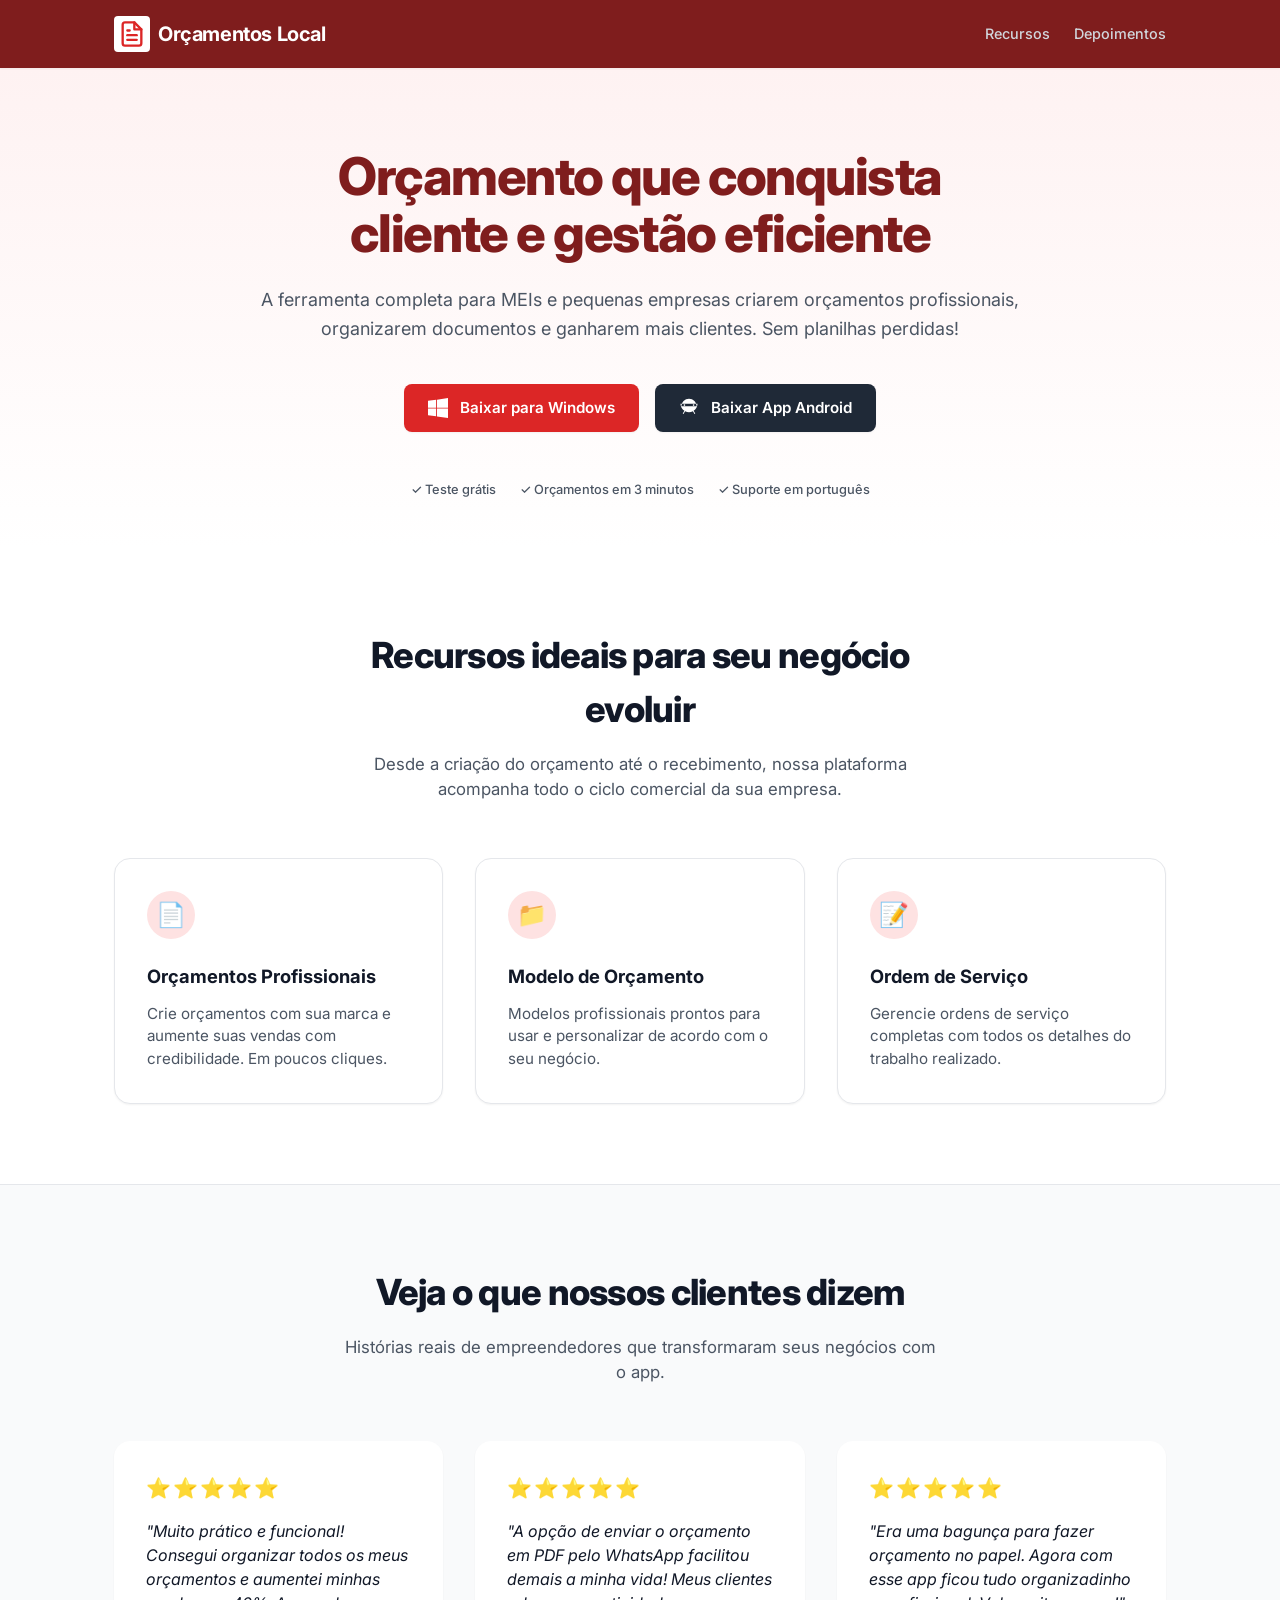
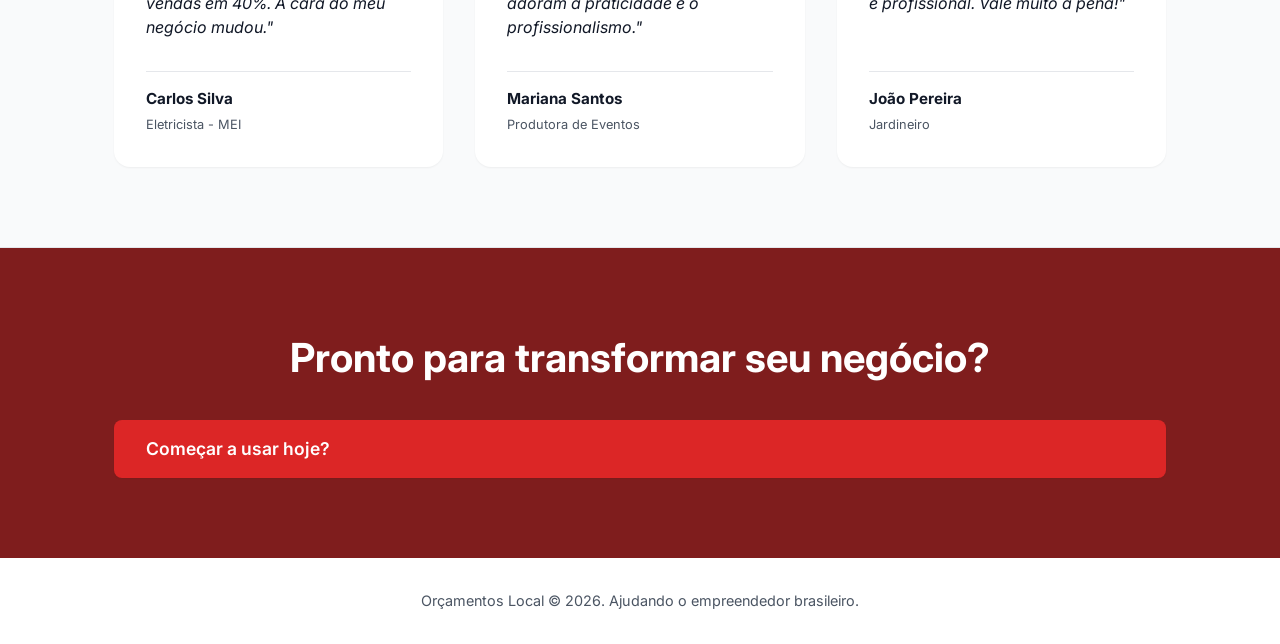
<file: index.html>
<!DOCTYPE html>
<html lang="pt-BR">
<head>
  <meta charset="UTF-8" />
  <meta name="viewport" content="width=device-width, initial-scale=1.0" />
  <title>Fazer Orçamento | A ferramenta completa para MEIs</title>
  
  <meta name="description" content="A ferramenta completa para MEIs e pequenas empresas criarem orçamentos profissionais, organizarem documentos e ganharem mais clientes. Sem planilhas complicadas." />
  <meta name="keywords" content="fazer orçamento, orçamentos, mei, pequenas empresas, recibos, ordem de serviço" />
  
  <meta property="og:title" content="Fazer Orçamento | A ferramenta completa para MEIs" />
  <meta property="og:description" content="Crie orçamentos profissionais em 3 minutos e organize todo o seu negócio." />

  <!-- Google Fonts: Inter para um visual limpo e humano -->
  <link rel="preconnect" href="https://fonts.googleapis.com">
  <link rel="preconnect" href="https://fonts.gstatic.com" crossorigin>
  <link href="https://fonts.googleapis.com/css2?family=Inter:wght@400;500;600;700;800&display=swap" rel="stylesheet">
  
  <link rel="stylesheet" href="style.css?v=2" />
</head>
<body>

  <!-- Toast Notification Container -->
  <div id="toast-container"></div>

  <header>
    <div class="header-container">
      <div class="logo">
        <span class="logo-icon">
          <svg viewBox="0 0 24 24" width="28" height="28" fill="none" stroke="currentColor" stroke-width="2" stroke-linecap="round" stroke-linejoin="round">
            <path d="M14 2H6a2 2 0 0 0-2 2v16a2 2 0 0 0 2 2h12a2 2 0 0 0 2-2V8z"></path>
            <polyline points="14 2 14 8 20 8"></polyline>
            <line x1="16" y1="13" x2="8" y2="13"></line>
            <line x1="16" y1="17" x2="8" y2="17"></line>
            <polyline points="10 9 9 9 8 9"></polyline>
          </svg>
        </span>
        <span class="logo-text">Orçamentos Local</span>
      </div>
      <div class="header-nav">
        <a href="#recursos" class="nav-link">Recursos</a>
        <a href="#depoimentos" class="nav-link">Depoimentos</a>
      </div>
    </div>
  </header>

  <main>
    <!-- Hero Section (Light Gradient) -->
    <section class="hero-wrapper">
      <div class="container hero">
        <div class="hero-text">
          <h1>Orçamento que conquista cliente e gestão eficiente</h1>
          <p class="subtitle">A ferramenta completa para MEIs e pequenas empresas criarem orçamentos profissionais, organizarem documentos e ganharem mais clientes. Sem planilhas perdidas!</p>
          
          <div class="buttons">
            <a class="btn btn-primary" href="https://drive.google.com/drive/folders/1gRQSOIG7Rkxvti3DklFNzjTR8FhxQzdj?usp=drive_link" target="_blank" rel="noopener" id="btn-windows">
              <svg class="btn-svg" viewBox="0 0 24 24" width="20" height="20" fill="currentColor">
                <path d="M0 3.449L9.75 2.1v9.45H0V3.449zM0 12.45h9.75v9.45L0 20.551v-8.1zM10.8 1.95L24 0v11.55H10.8V1.95zM10.8 12.45H24v11.55l-13.2-1.95v-9.6z"/>
              </svg>
              <span>Baixar para Windows</span>
            </a>

            <a class="btn btn-secondary" href="https://drive.google.com/drive/folders/1ZdwQRkuTWuwqeoj8a6K441aAKIlNO_kb?usp=drive_link" target="_blank" rel="noopener" id="btn-android">
              <svg class="btn-svg" viewBox="0 0 24 24" width="20" height="20" fill="currentColor">
                <path d="M17.523 15.3l1.816 3.146a.5.5 0 1 1-.866.5l-1.838-3.185a10.05 10.05 0 0 1-9.27 0l-1.838 3.185a.5.5 0 0 1-.866-.5L6.477 15.3C3.666 13.565 1.75 10.51 1.75 7h20.5c0 3.51-1.916 6.565-4.727 8.3zm-11.023-5.8a1 1 0 1 0 0-2 1 1 0 0 0 0 2zm11 0a1 1 0 1 0 0-2 1 1 0 0 0 0 2zM12 .75a9.25 9.25 0 0 0-9.25 9.25h18.5A9.25 9.25 0 0 0 12 .75z"/>
              </svg>
              <span>Baixar App Android</span>
            </a>
          </div>

          <div class="hero-badges">
            <span class="badge">✓ Teste grátis</span>
            <span class="badge">✓ Orçamentos em 3 minutos</span>
            <span class="badge">✓ Suporte em português</span>
          </div>
        </div>

      </div>
    </section>

    <!-- Features Section -->
    <section class="container features" id="recursos">
      <div class="section-header">
        <h2>Recursos ideais para seu negócio evoluir</h2>
        <p>Desde a criação do orçamento até o recebimento, nossa plataforma acompanha todo o ciclo comercial da sua empresa.</p>
      </div>

      <div class="features-grid">
        
        <div class="feature-card">
          <div class="feature-icon-wrapper">
            <span class="feature-icon">📄</span>
          </div>
          <h3>Orçamentos Profissionais</h3>
          <p>Crie orçamentos com sua marca e aumente suas vendas com credibilidade. Em poucos cliques.</p>
        </div>

        <div class="feature-card">
          <div class="feature-icon-wrapper">
            <span class="feature-icon">📁</span>
          </div>
          <h3>Modelo de Orçamento</h3>
          <p>Modelos profissionais prontos para usar e personalizar de acordo com o seu negócio.</p>
        </div>

        <div class="feature-card">
          <div class="feature-icon-wrapper">
            <span class="feature-icon">📝</span>
          </div>
          <h3>Ordem de Serviço</h3>
          <p>Gerencie ordens de serviço completas com todos os detalhes do trabalho realizado.</p>
        </div>

      </div>
    </section>

    <!-- Social Proof Section -->
    <section class="testimonials-wrapper" id="depoimentos">
      <div class="container testimonials">
        <div class="section-header">
          <h2>Veja o que nossos clientes dizem</h2>
          <p>Histórias reais de empreendedores que transformaram seus negócios com o app.</p>
        </div>

        <div class="testimonials-grid">
          
          <div class="testimonial-card">
            <div class="stars">⭐⭐⭐⭐⭐</div>
            <p>"Muito prático e funcional! Consegui organizar todos os meus orçamentos e aumentei minhas vendas em 40%. A cara do meu negócio mudou."</p>
            <div class="author">
              <div class="author-info">
                <strong>Carlos Silva</strong>
                <span>Eletricista - MEI</span>
              </div>
            </div>
          </div>

          <div class="testimonial-card">
            <div class="stars">⭐⭐⭐⭐⭐</div>
            <p>"A opção de enviar o orçamento em PDF pelo WhatsApp facilitou demais a minha vida! Meus clientes adoram a praticidade e o profissionalismo."</p>
            <div class="author">
              <div class="author-info">
                <strong>Mariana Santos</strong>
                <span>Produtora de Eventos</span>
              </div>
            </div>
          </div>

          <div class="testimonial-card">
            <div class="stars">⭐⭐⭐⭐⭐</div>
            <p>"Era uma bagunça para fazer orçamento no papel. Agora com esse app ficou tudo organizadinho e profissional. Vale muito a pena!"</p>
            <div class="author">
              <div class="author-info">
                <strong>João Pereira</strong>
                <span>Jardineiro</span>
              </div>
            </div>
          </div>

        </div>
      </div>
    </section>

    <!-- CTA Final Section -->
    <section class="cta-wrapper">
      <div class="container cta-section">
        <h2>Pronto para transformar seu negócio?</h2>
        <a href="#btn-android" class="btn btn-primary btn-large">Começar a usar hoje?</a>
      </div>
    </section>

  </main>

  <footer>
    <div class="container">
      <p>Orçamentos Local &copy; 2026. Ajudando o empreendedor brasileiro.</p>
    </div>
  </footer>

  <script src="script.js?v=2"></script>
</body>
</html>
</file>
<file: style.css>
/* =======================================================
   Orçamentos Local — style.css (Tema Claro Humanizado)
   Inspirado na referência de alta conversão (Light Theme)
   ======================================================= */

*, *::before, *::after {
  box-sizing: border-box;
  margin: 0;
  padding: 0;
}

:root {
  /* Cores Principais */
  --bg-white: #ffffff;
  --bg-gray: #f9fafb;
  --bg-hero-dark: #7f1d1d; /* Fundo do header / Topo escuro */
  --bg-hero-light: #fef2f2; /* Gradiente vermelho muito claro */
  
  --text-dark: #111827;
  --text-muted: #4b5563;
  --text-light: #f3f4f6;

  --primary: #dc2626;      /* Vermelho principal do app */
  --primary-hover: #b91c1c;
  --secondary: #1f2937;    /* Botão secundário escuro */
  --secondary-hover: #111827;
  
  --accent-yellow: #fbbf24; /* Estrelas e destaques */
  
  --border-light: #e5e7eb;

  --shadow-sm: 0 1px 2px 0 rgba(0, 0, 0, 0.05);
  --shadow-md: 0 4px 6px -1px rgba(0, 0, 0, 0.1), 0 2px 4px -1px rgba(0, 0, 0, 0.06);
  --shadow-lg: 0 10px 15px -3px rgba(0, 0, 0, 0.1), 0 4px 6px -2px rgba(0, 0, 0, 0.05);
  
  --radius-md: 8px;
  --radius-lg: 16px;
  
  --transition: all 0.2s ease-in-out;
}

html {
  scroll-behavior: smooth;
}

body {
  background-color: var(--bg-white);
  color: var(--text-dark);
  font-family: 'Inter', sans-serif;
  line-height: 1.5;
}

.container {
  width: 100%;
  max-width: 1100px;
  margin: 0 auto;
  padding: 0 1.5rem;
}

/* ── Header ── */
header {
  background-color: var(--bg-hero-dark);
  color: var(--text-light);
  padding: 1rem 0;
  position: sticky;
  top: 0;
  z-index: 100;
  box-shadow: var(--shadow-sm);
}

.header-container {
  display: flex;
  align-items: center;
  justify-content: space-between;
  width: 100%;
  max-width: 1100px;
  margin: 0 auto;
  padding: 0 1.5rem;
}

.logo {
  display: flex;
  align-items: center;
  gap: 0.5rem;
}

.logo-icon {
  color: var(--primary);
  background: white;
  border-radius: 4px;
  padding: 4px;
  display: flex;
}

.logo-text {
  font-size: 1.25rem;
  font-weight: 700;
  color: #ffffff;
  letter-spacing: -0.02em;
}

.header-nav {
  display: flex;
  align-items: center;
  gap: 1.5rem;
}

.nav-link {
  color: #d1d5db;
  text-decoration: none;
  font-size: 0.9rem;
  font-weight: 500;
  transition: var(--transition);
}

.nav-link:hover {
  color: #ffffff;
}

.btn-outline {
  border: 1px solid #ffffff;
  color: #ffffff;
  padding: 0.4rem 1rem;
  border-radius: var(--radius-md);
  text-decoration: none;
  font-size: 0.9rem;
  font-weight: 600;
  transition: var(--transition);
}

.btn-outline:hover {
  background: #ffffff;
  color: var(--bg-hero-dark);
}

/* ── Hero Section ── */
.hero-wrapper {
  background: linear-gradient(to bottom, var(--bg-hero-light) 0%, var(--bg-white) 100%);
  padding: 5rem 0 3rem 0;
}

.hero {
  display: grid;
  grid-template-columns: minmax(0, 760px);
  justify-content: center;
  gap: 2rem;
  align-items: center;
  text-align: center;
}

.hero-text {
  display: flex;
  flex-direction: column;
  gap: 1.5rem;
  align-items: center;
}

h1 {
  font-size: 3.25rem;
  font-weight: 800;
  color: var(--bg-hero-dark);
  line-height: 1.1;
  letter-spacing: -0.03em;
}

.subtitle {
  font-size: 1.125rem;
  color: var(--text-muted);
  line-height: 1.6;
}

.buttons {
  display: flex;
  gap: 1rem;
  margin-top: 1rem;
  flex-wrap: wrap;
}

.btn {
  display: flex;
  align-items: center;
  gap: 0.75rem;
  padding: 0.8rem 1.5rem;
  border-radius: var(--radius-md);
  text-decoration: none;
  font-weight: 600;
  font-size: 0.95rem;
  transition: var(--transition);
  border: none;
  cursor: pointer;
  box-shadow: var(--shadow-sm);
}

.btn-primary {
  background-color: var(--primary);
  color: white;
}

.btn-primary:hover {
  background-color: var(--primary-hover);
  transform: translateY(-2px);
  box-shadow: var(--shadow-md);
}

.btn-secondary {
  background-color: var(--secondary);
  color: white;
}

.btn-secondary:hover {
  background-color: var(--secondary-hover);
  transform: translateY(-2px);
  box-shadow: var(--shadow-md);
}

.hero-badges {
  display: flex;
  gap: 1.5rem;
  margin-top: 1.5rem;
  flex-wrap: wrap;
}

.badge {
  font-size: 0.8rem;
  color: var(--text-muted);
  font-weight: 500;
  display: flex;
  align-items: center;
  gap: 0.25rem;
}

/* ── Imagem do Hero ── */
/* ── Section Headers ── */
.section-header {
  text-align: center;
  margin-bottom: 3.5rem;
  max-width: 600px;
  margin-left: auto;
  margin-right: auto;
}

.section-header h2 {
  font-size: 2.25rem;
  font-weight: 800;
  color: var(--text-dark);
  margin-bottom: 1rem;
  letter-spacing: -0.02em;
}

.section-header p {
  color: var(--text-muted);
  font-size: 1.05rem;
}

/* ── Features Section ── */
.features {
  padding: 5rem 1.5rem;
}

.features-grid {
  display: grid;
  grid-template-columns: repeat(auto-fit, minmax(240px, 1fr));
  gap: 2rem;
}

.feature-card {
  background: var(--bg-white);
  border: 1px solid var(--border-light);
  border-radius: var(--radius-lg);
  padding: 2rem;
  box-shadow: var(--shadow-sm);
  transition: var(--transition);
}

.feature-card:hover {
  box-shadow: var(--shadow-md);
  transform: translateY(-4px);
  border-color: rgba(220, 38, 38, 0.2);
}

.feature-icon-wrapper {
  background: #fee2e2;
  width: 48px;
  height: 48px;
  border-radius: 50%;
  display: flex;
  align-items: center;
  justify-content: center;
  margin-bottom: 1.5rem;
}

.feature-icon {
  font-size: 1.5rem;
}

.feature-card h3 {
  font-size: 1.15rem;
  font-weight: 700;
  margin-bottom: 0.75rem;
  color: var(--text-dark);
}

.feature-card p {
  font-size: 0.95rem;
  color: var(--text-muted);
  line-height: 1.5;
}

/* ── Testimonials Section ── */
.testimonials-wrapper {
  background-color: var(--bg-gray);
  padding: 5rem 0;
  border-top: 1px solid var(--border-light);
  border-bottom: 1px solid var(--border-light);
}

.testimonials-grid {
  display: grid;
  grid-template-columns: repeat(auto-fit, minmax(300px, 1fr));
  gap: 2rem;
}

.testimonial-card {
  background: var(--bg-white);
  padding: 2rem;
  border-radius: var(--radius-lg);
  box-shadow: var(--shadow-sm);
  display: flex;
  flex-direction: column;
  gap: 1rem;
}

.stars {
  font-size: 1.25rem;
  letter-spacing: 2px;
}

.testimonial-card p {
  font-size: 1rem;
  color: var(--text-dark);
  font-style: italic;
  flex-grow: 1;
}

.author {
  display: flex;
  align-items: center;
  gap: 1rem;
  margin-top: 1rem;
  border-top: 1px solid var(--border-light);
  padding-top: 1rem;
}

.author-info strong {
  display: block;
  font-size: 0.95rem;
  color: var(--text-dark);
}

.author-info span {
  font-size: 0.8rem;
  color: var(--text-muted);
}

/* ── CTA Final ── */
.cta-wrapper {
  background-color: var(--bg-hero-dark);
  padding: 5rem 1.5rem;
  text-align: center;
  color: white;
}

.cta-section h2 {
  font-size: 2.5rem;
  margin-bottom: 2rem;
  color: white;
}

.btn-large {
  padding: 1rem 2rem;
  font-size: 1.1rem;
}

/* ── Footer ── */
footer {
  background-color: var(--bg-white);
  padding: 2rem 1.5rem;
  text-align: center;
  color: var(--text-muted);
  font-size: 0.9rem;
}

/* ── Toast Notifications ── */
#toast-container {
  position: fixed;
  top: 5rem;
  right: 1.5rem;
  z-index: 1000;
  display: flex;
  flex-direction: column;
  gap: 0.75rem;
}

.toast {
  background: var(--bg-white);
  border-left: 4px solid var(--primary);
  color: var(--text-dark);
  padding: 1rem 1.5rem;
  border-radius: var(--radius-md);
  box-shadow: var(--shadow-lg);
  font-size: 0.9rem;
  font-weight: 500;
  display: flex;
  align-items: center;
  gap: 0.75rem;
  transform: translateX(120%);
  transition: transform 0.4s cubic-bezier(0.16, 1, 0.3, 1), opacity 0.4s;
  opacity: 0;
}

.toast.show {
  transform: translateX(0);
  opacity: 1;
}

/* ── Responsividade ── */
@media (max-width: 968px) {
  .hero {
    grid-template-columns: 1fr;
    text-align: center;
  }

  .hero-text {
    align-items: center;
  }

  h1 {
    font-size: 2.5rem;
  }
  .hero-badges {
    justify-content: center;
  }
}

@media (max-width: 640px) {
  .header-nav {
    display: none; /* Simplifica o menu no mobile */
  }
  
  .buttons {
    flex-direction: column;
    width: 100%;
  }
  
  .btn {
    width: 100%;
    justify-content: center;
  }
}
</file>
